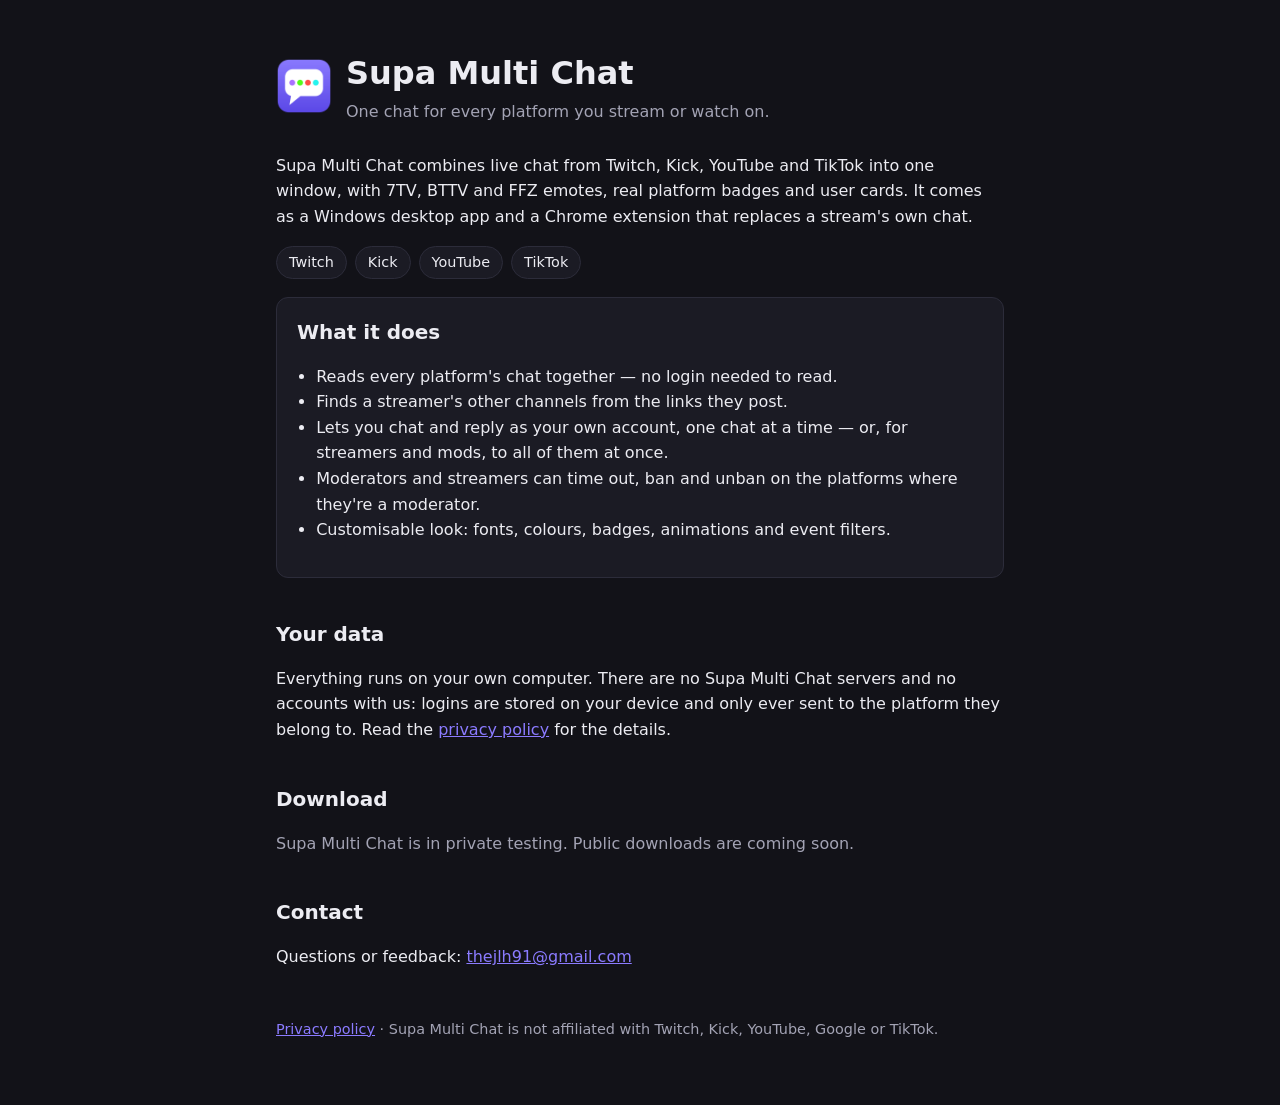
<file: index.html>
<!doctype html>
<html lang="en">
  <head>
    <meta charset="utf-8" />
    <meta name="viewport" content="width=device-width, initial-scale=1" />
    <title>Supa Multi Chat</title>
    <meta name="description" content="One chat for Twitch, Kick, YouTube and TikTok — for viewers, mods and streamers." />
    <link rel="icon" href="icon.png" />
    <link rel="stylesheet" href="style.css" />
  </head>
  <body>
    <main>
      <header>
        <img src="icon.png" alt="" />
        <div>
          <h1>Supa Multi Chat</h1>
          <div class="muted">One chat for every platform you stream or watch on.</div>
        </div>
      </header>

      <p>
        Supa Multi Chat combines live chat from Twitch, Kick, YouTube and TikTok into one window, with 7TV, BTTV and FFZ emotes,
        real platform badges and user cards. It comes as a Windows desktop app and a Chrome extension that replaces a stream's own chat.
      </p>
      <ul class="platforms">
        <li>Twitch</li>
        <li>Kick</li>
        <li>YouTube</li>
        <li>TikTok</li>
      </ul>

      <div class="card">
        <h2 style="margin-top: 0">What it does</h2>
        <ul>
          <li>Reads every platform's chat together — no login needed to read.</li>
          <li>Finds a streamer's other channels from the links they post.</li>
          <li>Lets you chat and reply as your own account, one chat at a time — or, for streamers and mods, to all of them at once.</li>
          <li>Moderators and streamers can time out, ban and unban on the platforms where they're a moderator.</li>
          <li>Customisable look: fonts, colours, badges, animations and event filters.</li>
        </ul>
      </div>

      <h2>Your data</h2>
      <p>
        Everything runs on your own computer. There are no Supa Multi Chat servers and no accounts with us: logins are stored on your device
        and only ever sent to the platform they belong to. Read the <a href="privacy.html">privacy policy</a> for the details.
      </p>

      <h2>Download</h2>
      <p class="muted">Supa Multi Chat is in private testing. Public downloads are coming soon.</p>

      <h2>Contact</h2>
      <p>Questions or feedback: <a href="mailto:thejlh91@gmail.com">thejlh91@gmail.com</a></p>

      <footer>
        <a href="privacy.html">Privacy policy</a> · Supa Multi Chat is not affiliated with Twitch, Kick, YouTube, Google or TikTok.
      </footer>
    </main>
  </body>
</html>
</file>
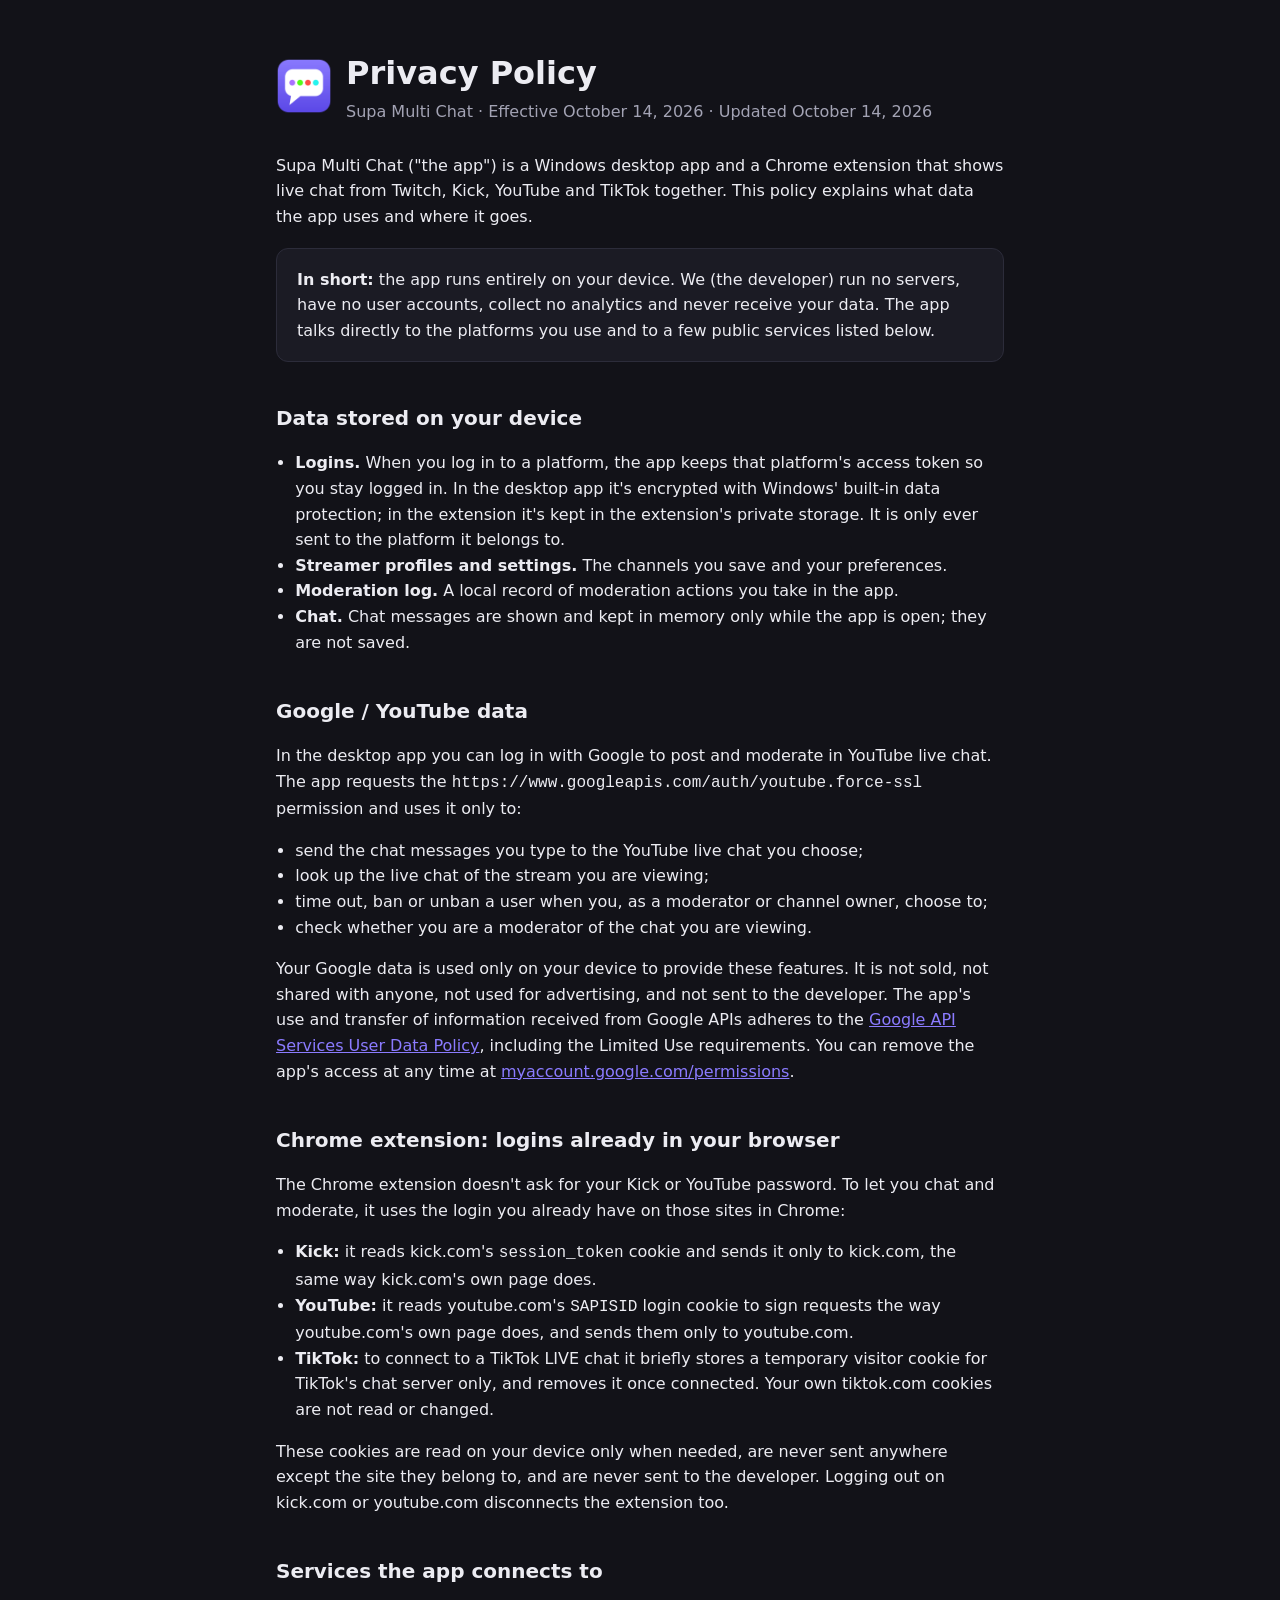
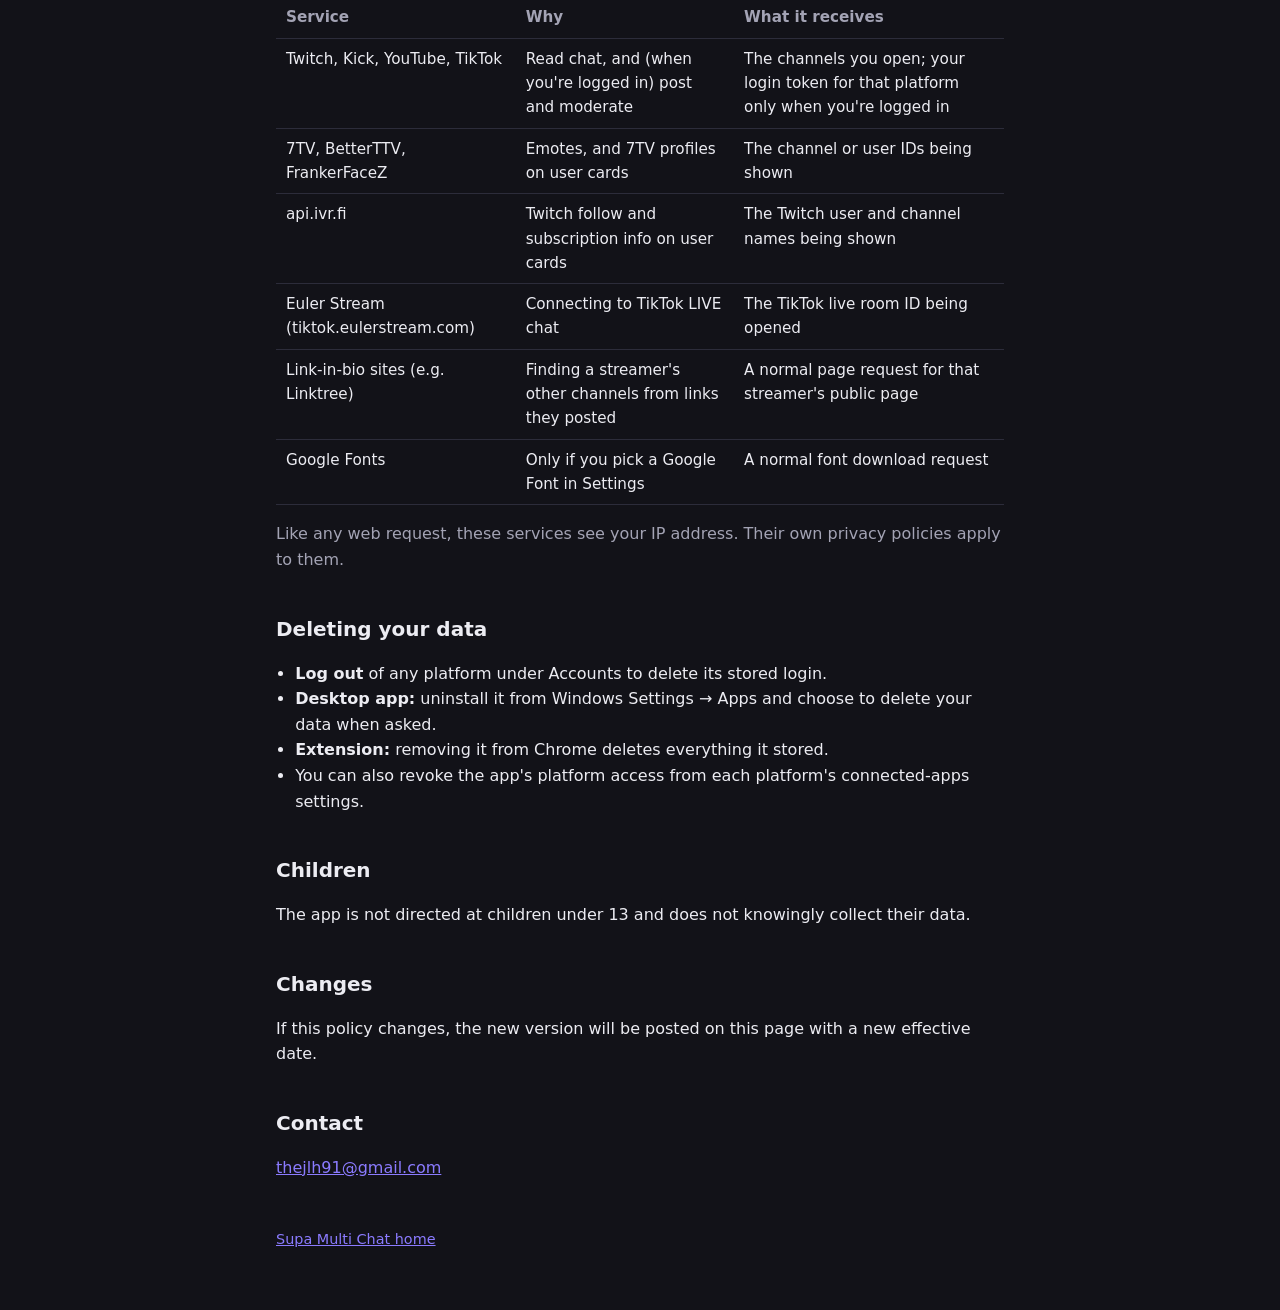
<file: privacy.html>
<!doctype html>
<html lang="en">
  <head>
    <meta charset="utf-8" />
    <meta name="viewport" content="width=device-width, initial-scale=1" />
    <title>Privacy Policy — Supa Multi Chat</title>
    <link rel="icon" href="icon.png" />
    <link rel="stylesheet" href="style.css" />
  </head>
  <body>
    <main>
      <header>
        <img src="icon.png" alt="" />
        <div>
          <h1>Privacy Policy</h1>
          <div class="muted">Supa Multi Chat · Effective October 14, 2026 · Updated October 14, 2026</div>
        </div>
      </header>

      <p>
        Supa Multi Chat ("the app") is a Windows desktop app and a Chrome extension that shows live chat from Twitch, Kick, YouTube and
        TikTok together. This policy explains what data the app uses and where it goes.
      </p>

      <div class="card">
        <strong>In short:</strong> the app runs entirely on your device. We (the developer) run no servers, have no user accounts, collect no
        analytics and never receive your data. The app talks directly to the platforms you use and to a few public services listed below.
      </div>

      <h2>Data stored on your device</h2>
      <ul>
        <li><strong>Logins.</strong> When you log in to a platform, the app keeps that platform's access token so you stay logged in. In the desktop app it's encrypted with Windows' built-in data protection; in the extension it's kept in the extension's private storage. It is only ever sent to the platform it belongs to.</li>
        <li><strong>Streamer profiles and settings.</strong> The channels you save and your preferences.</li>
        <li><strong>Moderation log.</strong> A local record of moderation actions you take in the app.</li>
        <li><strong>Chat.</strong> Chat messages are shown and kept in memory only while the app is open; they are not saved.</li>
      </ul>

      <h2>Google / YouTube data</h2>
      <p>
        In the desktop app you can log in with Google to post and moderate in YouTube live chat. The app requests the
        <code>https://www.googleapis.com/auth/youtube.force-ssl</code> permission and uses it only to:
      </p>
      <ul>
        <li>send the chat messages you type to the YouTube live chat you choose;</li>
        <li>look up the live chat of the stream you are viewing;</li>
        <li>time out, ban or unban a user when you, as a moderator or channel owner, choose to;</li>
        <li>check whether you are a moderator of the chat you are viewing.</li>
      </ul>
      <p>
        Your Google data is used only on your device to provide these features. It is not sold, not shared with anyone, not used for
        advertising, and not sent to the developer. The app's use and transfer of information received from Google APIs adheres to the
        <a href="https://developers.google.com/terms/api-services-user-data-policy">Google API Services User Data Policy</a>, including the
        Limited Use requirements. You can remove the app's access at any time at
        <a href="https://myaccount.google.com/permissions">myaccount.google.com/permissions</a>.
      </p>
      <h2>Chrome extension: logins already in your browser</h2>
      <p>
        The Chrome extension doesn't ask for your Kick or YouTube password. To let you chat and moderate, it uses the login you already
        have on those sites in Chrome:
      </p>
      <ul>
        <li><strong>Kick:</strong> it reads kick.com's <code>session_token</code> cookie and sends it only to kick.com, the same way kick.com's own page does.</li>
        <li><strong>YouTube:</strong> it reads youtube.com's <code>SAPISID</code> login cookie to sign requests the way youtube.com's own page does, and sends them only to youtube.com.</li>
        <li><strong>TikTok:</strong> to connect to a TikTok LIVE chat it briefly stores a temporary visitor cookie for TikTok's chat server only, and removes it once connected. Your own tiktok.com cookies are not read or changed.</li>
      </ul>
      <p>
        These cookies are read on your device only when needed, are never sent anywhere except the site they belong to, and are never
        sent to the developer. Logging out on kick.com or youtube.com disconnects the extension too.
      </p>

      <h2>Services the app connects to</h2>
      <table>
        <thead>
          <tr><th>Service</th><th>Why</th><th>What it receives</th></tr>
        </thead>
        <tbody>
          <tr><td>Twitch, Kick, YouTube, TikTok</td><td>Read chat, and (when you're logged in) post and moderate</td><td>The channels you open; your login token for that platform only when you're logged in</td></tr>
          <tr><td>7TV, BetterTTV, FrankerFaceZ</td><td>Emotes, and 7TV profiles on user cards</td><td>The channel or user IDs being shown</td></tr>
          <tr><td>api.ivr.fi</td><td>Twitch follow and subscription info on user cards</td><td>The Twitch user and channel names being shown</td></tr>
          <tr><td>Euler Stream (tiktok.eulerstream.com)</td><td>Connecting to TikTok LIVE chat</td><td>The TikTok live room ID being opened</td></tr>
          <tr><td>Link-in-bio sites (e.g. Linktree)</td><td>Finding a streamer's other channels from links they posted</td><td>A normal page request for that streamer's public page</td></tr>
          <tr><td>Google Fonts</td><td>Only if you pick a Google Font in Settings</td><td>A normal font download request</td></tr>
        </tbody>
      </table>
      <p class="muted">Like any web request, these services see your IP address. Their own privacy policies apply to them.</p>

      <h2>Deleting your data</h2>
      <ul>
        <li><strong>Log out</strong> of any platform under Accounts to delete its stored login.</li>
        <li><strong>Desktop app:</strong> uninstall it from Windows Settings → Apps and choose to delete your data when asked.</li>
        <li><strong>Extension:</strong> removing it from Chrome deletes everything it stored.</li>
        <li>You can also revoke the app's platform access from each platform's connected-apps settings.</li>
      </ul>

      <h2>Children</h2>
      <p>The app is not directed at children under 13 and does not knowingly collect their data.</p>

      <h2>Changes</h2>
      <p>If this policy changes, the new version will be posted on this page with a new effective date.</p>

      <h2>Contact</h2>
      <p><a href="mailto:thejlh91@gmail.com">thejlh91@gmail.com</a></p>

      <footer><a href="./">Supa Multi Chat home</a></footer>
    </main>
  </body>
</html>
</file>
<file: style.css>
:root {
  --bg: #121218;
  --panel: #1b1b24;
  --text: #ececf2;
  --muted: #a3a3b4;
  --accent: #8b7bff;
  --border: #2c2c3a;
}
* { box-sizing: border-box; }
body {
  margin: 0;
  background: var(--bg);
  color: var(--text);
  font: 16px/1.6 system-ui, -apple-system, 'Segoe UI', Roboto, sans-serif;
}
main { max-width: 760px; margin: 0 auto; padding: 48px 16px 64px; }
header { display: flex; align-items: center; gap: 14px; margin-bottom: 28px; }
header img { width: 56px; height: 56px; border-radius: 14px; }
h1 { font-size: 2rem; margin: 0; }
h2 { font-size: 1.25rem; margin: 2em 0 0.5em; }
p, li { color: var(--text); }
.muted { color: var(--muted); }
a { color: var(--accent); }
ul { padding-left: 1.2em; }
.card { background: var(--panel); border: 1px solid var(--border); border-radius: 12px; padding: 18px 20px; margin: 18px 0; }
.platforms { display: flex; flex-wrap: wrap; gap: 8px; padding: 0; list-style: none; }
.platforms li { background: var(--panel); border: 1px solid var(--border); border-radius: 999px; padding: 4px 12px; font-size: 0.9rem; }
table { width: 100%; border-collapse: collapse; font-size: 0.95rem; }
th, td { text-align: left; padding: 8px 10px; border-bottom: 1px solid var(--border); vertical-align: top; }
th { color: var(--muted); font-weight: 600; }
footer { margin-top: 48px; color: var(--muted); font-size: 0.9rem; }
@media (max-width: 560px) {
  table, thead, tbody, tr, th, td { display: block; }
  thead { display: none; }
  td { border: 0; padding: 2px 0; }
  tr { border-bottom: 1px solid var(--border); padding: 8px 0; }
}
</file>
